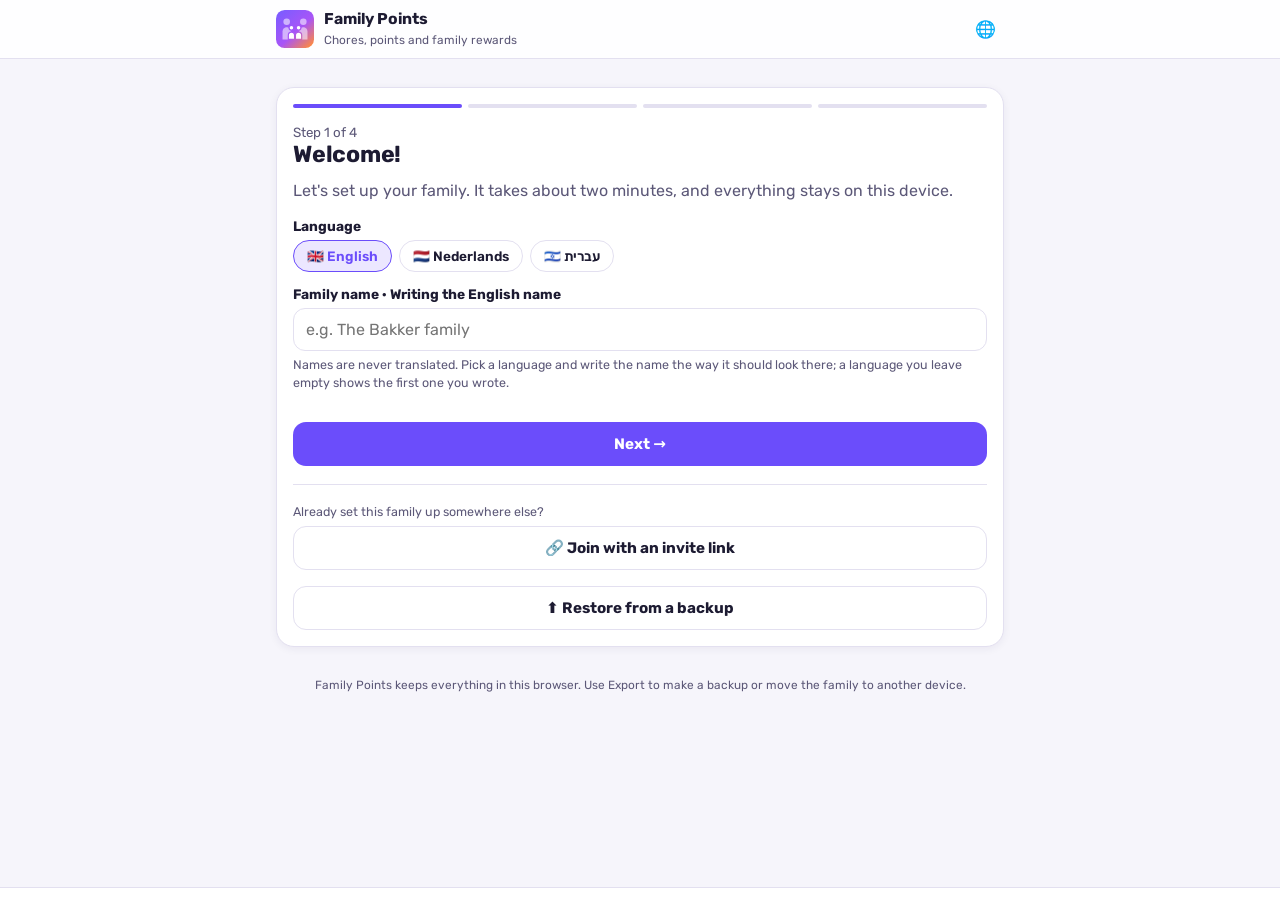
<file: index.html>
<!DOCTYPE html>
<html lang="en">
<head>
<meta charset="UTF-8">
<meta name="viewport" content="width=device-width, initial-scale=1.0, viewport-fit=cover">
<meta name="theme-color" content="#6b4dfb">
<meta name="description" content="Family chores, points and rewards — English, Nederlands, עברית.">
<title>Family Points</title>

<link rel="icon" href="assets/icon.svg" type="image/svg+xml">
<link rel="icon" href="assets/icon-192.png" sizes="192x192" type="image/png">
<link rel="apple-touch-icon" href="assets/icon-180.png">
<link rel="manifest" href="site.webmanifest">
<meta name="apple-mobile-web-app-title" content="Family Points">
<!-- Deliberately NOT apple-mobile-web-app-capable, and the manifest asks for
     "browser" rather than "standalone". A home-screen icon that opens in the
     browser shares the browser's storage; a standalone web app gets a storage
     container of its own. Turning that on took the family's sign-in away from
     an install that already existed — the family document was safe on the
     server, but the id and secret needed to reach it live in that storage, so
     the device was locked out. The full-screen look is not worth that. -->

<link rel="stylesheet" href="assets/styles.css">
</head>
<body>

<header class="bar" id="header"></header>
<main id="view"></main>
<nav class="tabs" id="tabs"></nav>

<div id="modal"></div>
<div class="toast" id="toast" role="status" aria-live="polite"></div>
<div id="cheer" aria-hidden="true"></div>

<noscript>
  <div class="wrap"><div class="card">This app needs JavaScript to run.</div></div>
</noscript>

<script src="js/i18n.js"></script>
<script src="js/avatars.js"></script>
<script src="js/sha256.js"></script>
<script src="js/store.js"></script>
<script src="js/translate.js"></script>
<script src="js/sync.js"></script>
<script src="js/ui.js"></script>
<script src="js/setup.js"></script>
<script src="js/parent.js"></script>
<script src="js/child.js"></script>
<script src="js/app.js"></script>
</body>
</html>
</file>
<file: assets/styles.css>
/* Rubik, self-hosted.

   Google serves this family as a variable font: one file per script covers
   every weight from 300 to 900, which is why there are three files here and
   not nine. Served from this repository rather than linked from Google, so the
   family's phones make no request to anyone else, and so a home screen that
   has opened the app once keeps its typeface with no network at all.

   Rubik is under the SIL Open Font License 1.1 — see fonts/OFL.txt. */

/* latin */
@font-face {
  font-family: 'Rubik';
  font-style: normal;
  font-weight: 300 900;
  font-display: swap;
  src: url(fonts/rubik-latin.woff2) format('woff2');
  unicode-range: U+0000-00FF, U+0131, U+0152-0153, U+02BB-02BC, U+02C6, U+02DA, U+02DC, U+0304, U+0308, U+0329, U+2000-206F, U+20AC, U+2122, U+2191, U+2193, U+2212, U+2215, U+FEFF, U+FFFD;
}

/* latin-ext */
@font-face {
  font-family: 'Rubik';
  font-style: normal;
  font-weight: 300 900;
  font-display: swap;
  src: url(fonts/rubik-latin-ext.woff2) format('woff2');
  unicode-range: U+0100-02BA, U+02BD-02C5, U+02C7-02CC, U+02CE-02D7, U+02DD-02FF, U+0304, U+0308, U+0329, U+1D00-1DBF, U+1E00-1E9F, U+1EF2-1EFF, U+2020, U+20A0-20AB, U+20AD-20C0, U+2113, U+2C60-2C7F, U+A720-A7FF;
}

/* hebrew */
@font-face {
  font-family: 'Rubik';
  font-style: normal;
  font-weight: 300 900;
  font-display: swap;
  src: url(fonts/rubik-hebrew.woff2) format('woff2');
  unicode-range: U+0307-0308, U+0590-05FF, U+200C-2010, U+20AA, U+25CC, U+FB1D-FB4F;
}

/* Family Points — one stylesheet, light + dark, LTR + RTL.
   Spacing uses logical properties so the Hebrew layout mirrors for free. */

:root {
  --bg: #f6f5fb;
  --surface: #ffffff;
  --surface-2: #f1effa;
  --line: #e3e0f0;
  --ink: #1d1b32;
  --ink-soft: #5c5878;
  --brand: #6b4dfb;
  --brand-ink: #ffffff;
  --brand-soft: #ece7ff;
  --accent: #ff8a3d;
  --good: #16a06a;
  --good-soft: #e2f6ee;
  --bad: #e0413f;
  --bad-soft: #fde8e7;
  --warn: #d99400;
  --radius: 18px;
  --radius-sm: 12px;
  --shadow: 0 8px 28px rgba(35, 25, 80, .08);
  --shadow-sm: 0 2px 8px rgba(35, 25, 80, .06);
  /* Rubik covers Latin and Hebrew in one family, so the app has the same voice
     in all three languages. It arrives from a stylesheet in index.html; if that
     never loads — offline, a home-screen launch with no signal — everything
     after it here is the fallback and nothing about the layout changes. */
  --font: "Rubik", "Segoe UI", system-ui, -apple-system, "Noto Sans Hebrew", "Helvetica Neue", Arial, sans-serif;
}

/* Dark mode has three states to cover: the viewer's system preference, and an
   explicit light or dark choice stamped on the root element by whatever hosts
   the page. CSS cannot share one declaration block across a media query and a
   plain selector, so the tokens are written twice — keep them in step. */
@media (prefers-color-scheme: dark) {
  :root:not([data-theme="light"]) {
    --bg: #14131d;
    --surface: #1e1c2b;
    --surface-2: #262338;
    --line: #322e47;
    --ink: #f2f0fb;
    --ink-soft: #a49fc0;
    --brand: #8f76ff;
    --brand-soft: #2c2547;
    --good: #3fcf94;
    --good-soft: #16352a;
    --bad: #ff6b68;
    --bad-soft: #3a1e20;
    --warn: #f0b429;
    --shadow: 0 8px 28px rgba(0, 0, 0, .4);
    --shadow-sm: 0 2px 8px rgba(0, 0, 0, .3);
  }
}
:root[data-theme="dark"] {
    --bg: #14131d;
    --surface: #1e1c2b;
    --surface-2: #262338;
    --line: #322e47;
    --ink: #f2f0fb;
    --ink-soft: #a49fc0;
    --brand: #8f76ff;
    --brand-soft: #2c2547;
    --good: #3fcf94;
    --good-soft: #16352a;
    --bad: #ff6b68;
    --bad-soft: #3a1e20;
    --warn: #f0b429;
    --shadow: 0 8px 28px rgba(0, 0, 0, .4);
    --shadow-sm: 0 2px 8px rgba(0, 0, 0, .3);
}

* { box-sizing: border-box; }

html, body {
  margin: 0;
  padding: 0;
  background: var(--bg);
  color: var(--ink);
  font-family: var(--font);
  -webkit-text-size-adjust: 100%;
}
body { padding-bottom: 84px; min-height: 100vh; }
body.no-tabs { padding-bottom: 24px; }

h1, h2, h3 { margin: 0 0 .4em; line-height: 1.2; }
h1 { font-size: 1.45rem; letter-spacing: -.01em; }
h2 { font-size: 1.12rem; }
h3 { font-size: .98rem; }
p { line-height: 1.55; margin: .4em 0; }
small { color: var(--ink-soft); }
a { color: var(--brand); }

.wrap { max-width: 760px; margin: 0 auto; padding: 16px; }
.muted { color: var(--ink-soft); }
.lead { color: var(--ink-soft); line-height: 1.6; }
.center { text-align: center; }
.hide { display: none !important; }
.mt { margin-top: 16px; }
.mb { margin-bottom: 12px; }

/* ---------- app bar ---------- */
header.bar {
  position: sticky; top: 0; z-index: 30;
  background: color-mix(in srgb, var(--surface) 88%, transparent);
  backdrop-filter: blur(10px);
  border-bottom: 1px solid var(--line);
}
header.bar .wrap { display: flex; align-items: center; gap: 10px; padding: 10px 16px; }
.brand-mark {
  width: var(--bm, 38px); height: var(--bm, 38px); flex: 0 0 auto;
  display: block; line-height: 0;
}
.brand-mark svg { width: 100%; height: 100%; display: block; }
.bar-title { flex: 1; min-width: 0; }
.bar-title strong { display: block; font-size: .98rem; line-height: 1.2; }
.bar-title small { font-size: .74rem; }
.bar-actions { display: flex; gap: 6px; align-items: center; }
.sync-dot { font-size: .72rem; line-height: 1; }

/* ---------- cards ---------- */
.card {
  background: var(--surface);
  border: 1px solid var(--line);
  border-radius: var(--radius);
  padding: 16px;
  margin: 12px 0;
  box-shadow: var(--shadow-sm);
}
.card.flush { padding: 0; overflow: hidden; }
.card.hero {
  background: linear-gradient(140deg, var(--brand), #a855f7 65%, var(--accent));
  color: #fff; border: none; box-shadow: var(--shadow);
}
.card.hero .muted, .card.hero small, .card.hero .lead { color: rgba(255, 255, 255, .82); }
.card.good { border-color: var(--good); background: var(--good-soft); }
.eyebrow {
  font-size: .68rem; text-transform: uppercase; letter-spacing: .12em;
  font-weight: 700; color: var(--brand); margin-bottom: 6px;
}
.card.hero .eyebrow { color: rgba(255, 255, 255, .85); }

.row { display: flex; gap: 10px; align-items: center; flex-wrap: wrap; }
.row.tight { gap: 6px; }
.row.between { justify-content: space-between; }
.row.end { justify-content: flex-end; }
.row.nowrap { flex-wrap: nowrap; }
.grow { flex: 1; min-width: 0; }
.stack { display: flex; flex-direction: column; gap: 10px; }

/* ---------- buttons ---------- */
.btn {
  display: inline-flex; align-items: center; justify-content: center; gap: 7px;
  border: none; border-radius: 13px; padding: 12px 17px;
  font-family: var(--font); font-size: .95rem; font-weight: 700;
  background: var(--brand); color: var(--brand-ink); cursor: pointer;
  transition: transform .06s ease, filter .15s ease;
  min-height: 44px;
}
.btn:hover { filter: brightness(1.06); }
.btn:active { transform: translateY(1px); }
.btn:disabled { opacity: .5; cursor: not-allowed; filter: grayscale(.4); }
.btn.block { width: 100%; }
.btn.ghost { background: var(--surface); color: var(--ink); border: 1.5px solid var(--line); }
.btn.soft { background: var(--brand-soft); color: var(--brand); }
.btn.good { background: var(--good); color: #fff; }
.btn.danger { background: var(--bad); color: #fff; }
.btn.warn { background: var(--warn); color: #241c00; }
.btn.small { padding: 8px 12px; font-size: .84rem; min-height: 38px; border-radius: 11px; }
.btn.wide { flex: 1; }
.icon-btn {
  border: none; background: transparent; color: var(--ink-soft);
  font-size: 1.05rem; cursor: pointer; padding: 8px; border-radius: 10px;
  min-width: 38px; min-height: 38px;
}
.icon-btn:hover { background: var(--surface-2); color: var(--ink); }

/* ---------- forms ---------- */
.field { margin: 14px 0; }
.field > label, .field-label {
  display: block; font-weight: 700; font-size: .86rem; margin-bottom: 6px;
}
input[type=text], input[type=password], input[type=number], input[type=date],
input[type=tel], select, textarea {
  width: 100%; border: 1.5px solid var(--line); border-radius: var(--radius-sm);
  padding: 11px 12px; font-family: var(--font); font-size: 1rem;
  background: var(--surface); color: var(--ink);
}
input:focus, select:focus, textarea:focus {
  outline: none; border-color: var(--brand);
  box-shadow: 0 0 0 3px var(--brand-soft);
}
textarea { min-height: 90px; resize: vertical; }
.hint { font-size: .78rem; color: var(--ink-soft); margin-top: 5px; line-height: 1.45; }
.error-msg {
  background: var(--bad-soft); color: var(--bad); border-radius: var(--radius-sm);
  padding: 10px 12px; font-size: .88rem; font-weight: 600; margin: 10px 0;
}
.grid-2 { display: grid; grid-template-columns: 1fr 1fr; gap: 12px; }
@media (max-width: 460px) { .grid-2:not(.keep) { grid-template-columns: 1fr; } }
.grid-2.keep { gap: 10px; }

/* segmented control */
.seg { display: flex; border: 1.5px solid var(--line); border-radius: var(--radius-sm); overflow: hidden; }
.seg button {
  flex: 1; border: none; background: var(--surface); color: var(--ink-soft);
  padding: 10px 8px; font-family: var(--font); font-weight: 700; font-size: .85rem; cursor: pointer;
}
.seg button.on { background: var(--brand); color: var(--brand-ink); }

/* chips */
.chips { display: flex; flex-wrap: wrap; gap: 7px; }
.chip {
  border: 1.5px solid var(--line); background: var(--surface); color: var(--ink);
  border-radius: 999px; padding: 7px 13px; font-size: .85rem; font-weight: 600;
  cursor: pointer; font-family: var(--font);
}
.chip.on { background: var(--brand-soft); border-color: var(--brand); color: var(--brand); }
.tag {
  display: inline-flex; align-items: center; gap: 5px;
  background: var(--surface-2); color: var(--ink-soft);
  border-radius: 999px; padding: 3px 10px; font-size: .74rem; font-weight: 600;
}
.tag.brand { background: var(--brand-soft); color: var(--brand); }
.tag.good { background: var(--good-soft); color: var(--good); }
.tag.bad { background: var(--bad-soft); color: var(--bad); }

/* ---------- avatars ---------- */
.avatar {
  width: var(--avs, 44px); height: var(--avs, 44px);
  border-radius: 50%; display: inline-grid; place-items: center;
  background: color-mix(in srgb, var(--av) 26%, var(--surface));
  border: 2px solid var(--av);
  font-size: calc(var(--avs, 44px) * .52); flex: 0 0 auto; line-height: 1;
}
.avatar-grid {
  display: grid; grid-template-columns: repeat(auto-fill, minmax(52px, 1fr));
  gap: 8px; margin: 8px 0;
}
/* There are a lot of characters to choose from, so the grid scrolls on its own
   rather than burying the Save button under it. */
.modal-body .avatar-grid {
  max-height: 232px; overflow-y: auto;
  padding: 6px; border: 1px solid var(--line); border-radius: var(--radius-sm);
  background: var(--surface-2);
}
.avatar-pick {
  aspect-ratio: 1; border-radius: 50%; font-size: 1.5rem; cursor: pointer;
  border: 2px solid transparent;
  background: color-mix(in srgb, var(--av) 22%, var(--surface));
  display: grid; place-items: center;
}
.avatar-pick.sel { border-color: var(--av); box-shadow: 0 0 0 3px color-mix(in srgb, var(--av) 30%, transparent); }

/* ---------- points ---------- */
.pts { font-weight: 800; font-variant-numeric: tabular-nums; direction: ltr; unicode-bidi: isolate; }
.pts.pos { color: var(--good); }
.pts.neg { color: var(--bad); }
.pts.zero { color: var(--ink-soft); }
.pts.big { font-size: 1.6rem; }

/* Tabular figures so a counting number does not jiggle as its digits change,
   and an isolate so a total keeps its own direction inside a Hebrew line. */
.score {
  font-size: 2rem; font-weight: 800; line-height: 1;
  font-variant-numeric: tabular-nums; font-feature-settings: "tnum" 1;
  letter-spacing: -.02em; direction: ltr; unicode-bidi: isolate;
  /* Block, not inline: it used to be a <div>, and the label that follows it on
     a hero card belongs underneath. A flex row blockifies its children anyway,
     so the totals sitting in list rows are unaffected — and a transform needs
     a block box to scale, which the bump animation depends on. */
  display: block; transition: transform .18s cubic-bezier(.2, 1.6, .5, 1);
}
.score.hero { font-size: 3.4rem; letter-spacing: -.035em; }
.score.up { animation: score-up .8s ease-out; }
.score.down { animation: score-down .8s ease-out; }
@keyframes score-up {
  0% { transform: none; }
  22% { transform: scale(1.16) translateY(-3px); }
  60% { transform: scale(1.02); }
  100% { transform: none; }
}
@keyframes score-down {
  0%, 100% { transform: none; }
  30% { transform: scale(.94); }
}
.card.hero .score.up { text-shadow: 0 0 22px rgba(255, 255, 255, .75); }
@media (prefers-reduced-motion: reduce) {
  .score, .score.up, .score.down { animation: none; transition: none; }
}

/* ---------- lists ---------- */
.list { list-style: none; margin: 0; padding: 0; }
.list li {
  display: flex; align-items: center; gap: 11px;
  padding: 12px 14px; border-bottom: 1px solid var(--line);
}
.list li:last-child { border-bottom: none; }
.list li .grow { min-width: 0; }
.list .title { font-weight: 650; font-size: .95rem; }
.list .sub { font-size: .78rem; color: var(--ink-soft); margin-top: 2px; }
.tappable { cursor: pointer; }
.tappable:hover { background: var(--surface-2); }

.rank-badge {
  width: 26px; height: 26px; border-radius: 50%; display: grid; place-items: center;
  background: var(--surface-2); color: var(--ink-soft); font-size: .78rem; font-weight: 800; flex: 0 0 auto;
}
.rank-badge.gold { background: #ffd76e; color: #5a4300; }

.meter { height: 10px; border-radius: 999px; background: rgba(125, 120, 160, .25); overflow: hidden; margin: 8px 0; }
.meter-fill { height: 100%; border-radius: 999px; background: var(--brand); transition: width .4s ease; }
.card.hero .meter { background: rgba(0, 0, 0, .22); }
.card.hero .meter-fill { background: #fff; }

.tr-badge {
  border: none; background: var(--brand-soft); color: var(--brand);
  border-radius: 999px; padding: 1px 7px; font-size: .68rem; font-weight: 800;
  cursor: pointer; font-family: var(--font); vertical-align: middle;
  line-height: 1.5; display: inline-block;
}
.tr-badge.pending, .tr-badge.lang { background: var(--surface-2); color: var(--ink-soft); cursor: default; }
.tr-badge:hover { filter: brightness(1.05); }

.empty { text-align: center; padding: 30px 18px; color: var(--ink-soft); }
.empty-ic {
  font-size: 1.7rem; line-height: 1; display: grid; place-items: center;
  width: 58px; height: 58px; margin: 0 auto 12px; border-radius: 18px;
  background: var(--brand-soft);
}
.empty p { margin: 0; font-weight: 650; color: var(--ink); font-size: .95rem; }
.empty .empty-hint {
  margin-top: 5px; font-weight: 400; color: var(--ink-soft);
  font-size: .84rem; line-height: 1.5; max-width: 34ch;
  margin-inline: auto;
}
.empty-act { margin-top: 14px; }

.section-title {
  display: flex; align-items: center; gap: 8px; justify-content: space-between;
  margin: 18px 0 6px; font-size: .82rem; font-weight: 800;
  text-transform: uppercase; letter-spacing: .08em; color: var(--ink-soft);
}

/* ---------- tabs ---------- */
nav.tabs {
  position: fixed; inset-inline: 0; bottom: 0; z-index: 40;
  background: color-mix(in srgb, var(--surface) 94%, transparent);
  backdrop-filter: blur(10px);
  border-top: 1px solid var(--line);
  display: flex; padding: 6px 6px calc(6px + env(safe-area-inset-bottom));
}
nav.tabs button {
  flex: 1; border: none; background: none; cursor: pointer;
  padding: 7px 2px; border-radius: 12px;
  display: flex; flex-direction: column; align-items: center; gap: 3px;
  font-family: var(--font); font-size: .66rem; font-weight: 650; color: var(--ink-soft);
}
nav.tabs button .ic { font-size: 1.2rem; line-height: 1; }
nav.tabs button.on { color: var(--brand); background: var(--brand-soft); }
nav.tabs .badge {
  position: absolute; transform: translate(14px, -6px);
  background: var(--bad); color: #fff; border-radius: 999px;
  font-size: .6rem; padding: 1px 5px; font-weight: 800;
}

/* ---------- modal ---------- */
#modal { position: fixed; inset: 0; z-index: 60; display: none; }
#modal.open { display: block; }
.modal-backdrop { position: absolute; inset: 0; background: rgba(20, 16, 40, .55); }
.modal-card {
  position: absolute; inset-inline: 0; bottom: 0; margin: 0 auto;
  max-width: 620px; max-height: 92vh; overflow-y: auto;
  background: var(--surface); border-radius: 22px 22px 0 0;
  box-shadow: var(--shadow); animation: rise .18s ease-out;
}
@media (min-width: 640px) {
  .modal-card { position: relative; top: 6vh; border-radius: 22px; max-height: 88vh; }
}
@keyframes rise { from { transform: translateY(24px); opacity: .6; } to { transform: none; opacity: 1; } }
.modal-head {
  display: flex; align-items: center; justify-content: space-between; gap: 10px;
  padding: 14px 16px; border-bottom: 1px solid var(--line);
  position: sticky; top: 0; background: var(--surface); z-index: 1;
}
.modal-head h2 { margin: 0; font-size: 1.05rem; }
.modal-body { padding: 16px; }

/* ---------- toast ---------- */
.toast {
  position: fixed; inset-inline: 0; bottom: 96px; margin: 0 auto; width: fit-content;
  max-width: 90%; background: var(--ink); color: var(--bg);
  padding: 11px 18px; border-radius: 999px; font-weight: 700; font-size: .88rem;
  opacity: 0; pointer-events: none; transition: opacity .22s ease, transform .22s ease;
  transform: translateY(8px); z-index: 70;
}
.toast.show { opacity: 1; transform: none; }
.toast.good { background: var(--good); color: #fff; }
.toast.bad { background: var(--bad); color: #fff; }

/* ---------- setup / login ---------- */
.steps { display: flex; gap: 6px; margin-bottom: 14px; }
.steps span { height: 4px; flex: 1; border-radius: 999px; background: var(--line); }
.steps span.on { background: var(--brand); }
.login-tabs { display: flex; gap: 8px; margin-bottom: 16px; }
.kid-grid { display: grid; grid-template-columns: repeat(auto-fill, minmax(104px, 1fr)); gap: 12px; }
.kid-card {
  border: 1.5px solid var(--line); background: var(--surface); border-radius: var(--radius);
  padding: 14px 8px; text-align: center; cursor: pointer; font-family: var(--font);
  color: var(--ink); display: flex; flex-direction: column; align-items: center; gap: 8px;
}
.kid-card:hover { border-color: var(--kid, var(--brand)); }
.kid-card .nm { font-weight: 700; font-size: .9rem; }
.pin-input { letter-spacing: .5em; text-align: center; font-size: 1.4rem; font-weight: 800; }

.countdown {
  display: flex; align-items: center; gap: 12px; padding: 10px 0;
  border-bottom: 1px dashed var(--line);
}
.countdown:last-child { border-bottom: none; }
.countdown .days { font-size: 1.35rem; font-weight: 800; color: var(--brand); min-width: 44px; text-align: center; }
.countdown.today .days { color: var(--accent); }

.task-row { display: flex; align-items: center; gap: 10px; padding: 11px 14px; border-bottom: 1px solid var(--line); }
.task-row:last-child { border-bottom: none; }
.task-row.paused { opacity: .55; }
.pts-cell { display: flex; flex-direction: column; align-items: flex-end; gap: 2px; font-size: .78rem; }

.kv { display: flex; justify-content: space-between; gap: 10px; padding: 7px 0; border-bottom: 1px dashed var(--line); font-size: .88rem; }
.kv:last-child { border-bottom: none; }
.kv .k { color: var(--ink-soft); }

.footer-note { text-align: center; font-size: .74rem; color: var(--ink-soft); padding: 18px 8px 4px; line-height: 1.5; }

/* ---------- a colour of one's own ----------
   Each child carries one colour: the ring round their character, the card at
   the top of their page, the bar that fills as they save up. It is how a young
   child finds their own row before they can read the name in it. */
/* Five across, two down, at a fixed size — a flex row wrapped nine-and-one on
   a phone, which read as a mistake rather than as a palette. */
.tone-row {
  display: grid; grid-template-columns: repeat(5, 40px);
  gap: 12px; margin-top: 6px; justify-content: start;
}
.tone {
  width: 40px; height: 40px; border-radius: 50%; padding: 0; cursor: pointer;
  background: var(--tone); border: 2px solid transparent;
  box-shadow: inset 0 0 0 2px var(--surface);
}
.tone.sel {
  border-color: var(--tone);
  box-shadow: inset 0 0 0 3px var(--surface), 0 0 0 3px color-mix(in srgb, var(--tone) 34%, transparent);
}
.tone:focus-visible { outline: 2px solid var(--ink); outline-offset: 2px; }

/* The gradient is mixed towards a dark base rather than used neat, so white
   text clears 4.5:1 on the pale end of the palette as surely as on the deep
   end. 68% is the loosest mix at which every tone still does: amber, the
   palest, lands at 4.7:1, and neat it would be 2.9:1. scratchpad contrast.js
   re-measures all ten if these numbers are ever touched. */
.card.hero.kid {
  background: linear-gradient(140deg,
    color-mix(in srgb, var(--kid) 68%, #241a45),
    color-mix(in srgb, var(--kid) 42%, #241a45));
}
.list li.kid-row { border-inline-start: 4px solid var(--kid); padding-inline-start: 10px; }
.meter.kid .meter-fill { background: var(--kid); }
.card.hero.kid .meter-fill { background: #fff; }
/* An inset shadow rather than a border, so the colour follows the card's
   rounded corners instead of squaring them off. */
.card.kid-edge { box-shadow: inset 0 4px 0 var(--kid), var(--shadow-sm); }

/* ---------- the moment something good happens ----------
   Paper thrown at the screen and swept up again: no library, nothing left
   behind, and nothing at all for a reader who asked for less motion. */
#cheer { position: fixed; inset: 0; z-index: 80; pointer-events: none; overflow: hidden; display: none; }
#cheer.on { display: block; }
#cheer .bit {
  position: absolute; top: -28px; left: var(--x); opacity: 0;
  width: 9px; height: 14px; border-radius: 2px; background: var(--c);
  animation: cheer-fall var(--life, 1800ms) cubic-bezier(.35, .1, .7, 1) var(--delay, 0ms) forwards;
}
#cheer .bit.round { width: 10px; height: 10px; border-radius: 50%; }
@keyframes cheer-fall {
  0% { opacity: 1; transform: translate3d(0, 0, 0) rotate(0deg); }
  90% { opacity: 1; }
  100% { opacity: 0; transform: translate3d(var(--drift, 0), 108vh, 0) rotate(var(--spin, 180deg)); }
}

/* A row that just changed, so the eye is told where to look after a re-render. */
.just { animation: just-flash 1.1s ease-out; }
@keyframes just-flash {
  0% { background: var(--brand-soft); }
  100% { background: transparent; }
}

@media (prefers-reduced-motion: reduce) {
  #cheer { display: none !important; }
  .just { animation: none; }
  .modal-card { animation: none; }
}

.brand-mark.center-mark { margin: 0 auto 10px; }

/* A button that does one thing on a tap and another when held. The callout and
   selection have to go, or a long press raises the browser's own menu over it. */
[data-long] {
  -webkit-touch-callout: none;
  user-select: none; -webkit-user-select: none;
  touch-action: manipulation;
  transition: transform .12s ease, filter .12s ease;
}
[data-long].held { transform: scale(.94); filter: brightness(1.15); }
@media (prefers-reduced-motion: reduce) { [data-long].held { transform: none; } }
</file>
